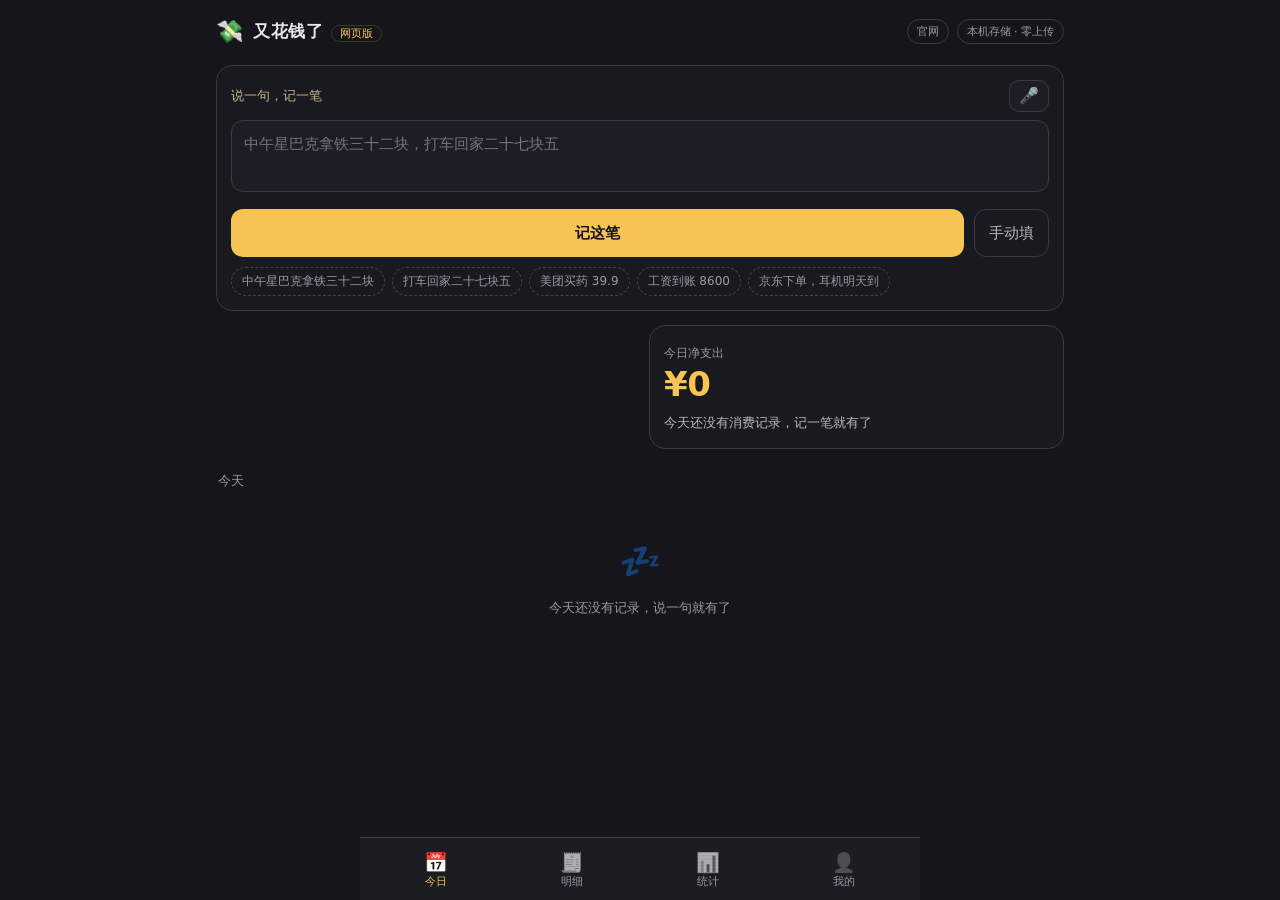
<file: index.html>
<!DOCTYPE html>
<html lang="zh-CN">
<head>
<meta charset="utf-8">
<meta name="viewport" content="width=device-width, initial-scale=1, viewport-fit=cover">
<meta name="theme-color" content="#15151b">
<meta name="description" content="又花钱了 · 网页版：说一句，记一笔。账本只存在你自己的浏览器里，服务器上没有你的数据。">
<title>又花钱了 · 网页版</title>
<link rel="icon" href="data:image/svg+xml,<svg xmlns='http://www.w3.org/2000/svg' viewBox='0 0 100 100'><text y='.9em' font-size='90'>💸</text></svg>">
<link rel="stylesheet" href="style.css">
</head>
<body>
<div class="shell">

  <header class="topbar">
    <div class="brand">
      <span class="mark">💸</span>
      <span><b>又花钱了</b><i>网页版</i></span>
    </div>
    <div class="topright">
      <a class="localchip" href="home.html" title="又花钱了官方网站：功能对照、隐私口径与常见问题">官网</a>
      <div class="localchip" title="账本只存在这台设备的浏览器里，不上传">本机存储 · 零上传</div>
    </div>
  </header>

  <main>
    <!-- 今日 -->
    <section class="view" id="view-today">
      <div class="quick">
        <div class="quickhead">
          <span>说一句，记一笔</span>
          <button id="mic" class="mic" type="button" aria-label="语音输入">🎤</button>
        </div>
        <textarea id="say" rows="2" placeholder="中午星巴克拿铁三十二块，打车回家二十七块五" autocomplete="off"></textarea>
        <div class="quickact">
          <button id="parse" class="primary" type="button">记这笔</button>
          <button id="manual" class="ghost" type="button">手动填</button>
        </div>
        <div class="hints" id="hints"></div>
        <p class="micnote" id="micnote" hidden>语音用的是浏览器自带的识别服务：按下后这句话会被送到浏览器厂商做语音转文字，转换结果回到本页再解析。账本数据始终不出本机。不想用可以只打字。</p>
      </div>

      <div id="pending" class="pending"></div>

      <div class="card todaycard">
        <div class="todaytop">
          <div>
            <small>今日净支出</small>
            <div class="big" id="today-total">¥0</div>
          </div>
          <div class="todayright">
            <div class="streak" id="streak" hidden>🔥 0 天连胜</div>
            <div class="lamp" id="lamp" hidden></div>
          </div>
        </div>
        <p class="line" id="today-max"></p>
        <p class="line gold" id="budget-line" hidden></p>
        <p class="line amber" id="budget-per" hidden></p>
      </div>

      <div class="sechead">今天</div>
      <ul class="txlist" id="today-list"></ul>
      <div class="empty" id="today-empty" hidden><span>💤</span><p>今天还没有记录，说一句就有了</p></div>

      <div class="card nudge" id="backup-nudge" hidden>
        <p class="line amber" id="backup-nudge-text"></p>
        <div class="btnrow">
          <button id="bk-json" class="ghost" type="button">导出 JSON</button>
          <button id="bk-copy" class="ghost" type="button">复制备份内容</button>
        </div>
        <textarea id="bk-plain" rows="5" hidden readonly></textarea>
      </div>
    </section>

    <!-- 明细 -->
    <section class="view" id="view-list" hidden>
      <div class="filters">
        <div class="segs" id="range-segs">
          <button data-range="week" type="button">近 7 天</button>
          <button data-range="month" type="button" class="on">本月</button>
          <button data-range="all" type="button">全部</button>
        </div>
        <input id="search" type="search" placeholder="搜商户 / 分类 / 原话">
        <!-- 一级/二级多选（v16-S48 与 App 的明细页同一条筛子）：空＝全部，同组内是「或」，
             跨组是「且」；「未细分」不是可点的筛子，所以二级里不出现空串那一格。 -->
        <div class="multisel" id="cat-chips" role="group" aria-label="分类多选"></div>
        <div class="multisel" id="sub-chips" role="group" aria-label="二级多选"></div>
        <div class="btnrow tight">
          <button id="sub-all" class="ghost" type="button">全选</button>
          <button id="sub-invert" class="ghost" type="button">反选</button>
          <button id="sub-clear" class="ghost" type="button">清空二级</button>
          <button id="f-clear" class="ghost" type="button">清除全部筛选</button>
        </div>
        <div class="fchips" id="filter-chips"></div>
      </div>
      <div class="sumline" id="list-sum"></div>
      <div id="groups"></div>
      <div class="empty" id="list-empty" hidden><span>🧾</span><p>这个范围内还没有账目</p></div>
    </section>

    <!-- 统计 -->
    <section class="view" id="view-stats" hidden>
      <div class="filters">
        <div class="segs" id="p-segs">
          <button data-p="week" type="button">周</button>
          <button data-p="month" type="button" class="on">月</button>
          <button data-p="year" type="button">年</button>
        </div>
        <div class="segs" id="s-segs">
          <button data-s="net" type="button" class="on">净支出</button>
          <button data-s="expense" type="button">支出</button>
          <button data-s="income" type="button">收入</button>
        </div>
      </div>
      <div class="card">
        <div class="statgrid">
          <div><small>本期</small><div class="mid" id="st-cur">¥0</div></div>
          <div><small>上期</small><div class="mid dim" id="st-prev">¥0</div></div>
          <div><small>环比</small><div class="mid" id="st-pop">—</div></div>
          <div><small>日均</small><div class="mid" id="st-avg">¥0</div></div>
        </div>
        <div class="bars" id="st-series"></div>
      </div>
      <div class="card">
        <div class="sechead">钱都去哪了</div>
        <div id="st-cats" class="catrows"></div>
        <p class="line dim">点一行看它下面拆开的二级；这一排每一格都留着（含负的），所以加起来等于上面那一格。</p>
      </div>
      <div class="card" id="st-sub-card" hidden>
        <div class="sechead" id="st-sub-head">按二级拆开</div>
        <div id="st-subs" class="catrows"></div>
      </div>
      <div class="card" id="st-budget-card" hidden>
        <div class="sechead">分类预算（本月）</div>
        <ul id="st-budgets" class="rows"></ul>
        <p class="line dim">档位判据与 App 同一处：达 80% 黄、达 100% 红；净额含退款抵扣。</p>
      </div>
      <div class="card">
        <div class="sechead">花得最多的店</div>
        <ul id="st-merchants" class="rows"></ul>
      </div>
      <div class="card">
        <div class="sechead">本月哪天花的</div>
        <div id="st-heat" class="heat"></div>
        <p class="line dim">颜色越暖 = 那天花得越多</p>
      </div>
    </section>

    <!-- 我的 -->
    <section class="view" id="view-me" hidden>
      <div class="card">
        <div class="sechead">预算与收入</div>
        <label class="field"><span>本月总预算（元）</span><input id="inp-budget" type="number" min="0" step="1" placeholder="不设"></label>
        <label class="field"><span>月收入（元，用于储蓄率）</span><input id="inp-income" type="number" min="0" step="1" placeholder="不设"></label>
        <p class="line dim">预算只影响本页的红绿灯，不会提醒任何人——网页版没有通知，也没有服务器。</p>
      </div>

      <div class="card">
        <div class="sechead">分类预算（信封）</div>
        <p class="line dim">给某一层设一个月度线：到 80% 变黄、到 100% 变红。设 0 就是撤掉这条线（不是「拦在 0 元」）。</p>
        <div id="cat-budgets"></div>
      </div>

      <div class="card">
        <div class="sechead">分类</div>
        <p class="line dim">内置的可停用、不可删（历史流水还要显示）；自己建的能删。名字最多 6 个字、最多建 20 个。</p>
        <div id="cat-manage"></div>
        <div class="btnrow">
          <input id="new-cat-name" type="text" maxlength="8" placeholder="新分类名字" aria-label="新分类名字">
          <select id="new-cat-kind" aria-label="挂在哪个方向">
            <option value="expense">支出</option>
            <option value="income">收入</option>
            <option value="refund">退款</option>
          </select>
          <button id="new-cat-add" class="ghost" type="button">添加</button>
        </div>
        <p class="line dim" id="new-cat-words-hint">关键词（可选，「，」分隔）：进了词表后，说话或打字带这个词就归到这一类。</p>
        <input id="new-cat-words" type="text" placeholder="例：猫粮，主食罐" aria-label="新分类关键词">
        <p class="line" id="cat-msg" hidden></p>
      </div>

      <div class="card">
        <div class="sechead">账本在手机上 / 想换设备</div>
        <p class="line dim">网页版与 App 之间<b>不做云同步</b>（这是产品边界：账本永远只在你自己手里）。要搬数据就用下面的导出／导入，格式两边通用。</p>
        <div class="btnrow">
          <button id="exp-json" class="ghost" type="button">导出 JSON</button>
          <button id="exp-csv" class="ghost" type="button">导出 CSV</button>
          <button id="imp-btn" class="ghost" type="button">导入 JSON</button>
        </div>
        <p class="line dim" id="last-backup"></p>
        <textarea id="imp-box" rows="4" placeholder="把 App「设置 → 导出 → JSON」的内容粘贴到这里，再点上面的导入" hidden></textarea>
        <div class="btnrow" id="imp-row" hidden>
          <button id="imp-go" class="primary" type="button">确认导入</button>
          <button id="imp-cancel" class="ghost" type="button">取消</button>
        </div>
        <p class="line" id="imp-msg" hidden></p>
      </div>

      <div class="card">
        <div class="sechead">这份代码在做什么</div>
        <ul class="plain">
          <li>解析、分类、统计、预算判定全部在你浏览器里跑，规则与 App 的 <code>core/</code> 同一套（同一份黄金集回归）。</li>
          <li>没有账号、没有后端接口、没有埋点、不发任何请求。打开这一次后，断网也能记。</li>
          <li>唯一的对外发送可能是语音转文字，且需要你点麦克风才会发生，可以在下面关掉。</li>
        </ul>
        <label class="field switch"><span>允许网页版使用浏览器语音识别</span><input id="inp-voice" type="checkbox"></label>
      </div>

      <div class="card">
        <div class="sechead">危险区</div>
        <button id="wipe" class="danger" type="button">清空本机账本</button>
        <p class="line dim">清空只影响这台设备的这个浏览器，且需要二次确认。</p>
      </div>

      <p class="ver" id="ver"></p>
    </section>
  </main>

  <nav class="tabbar">
    <button data-view="today" class="on" type="button"><span>📅</span>今日</button>
    <button data-view="list" type="button"><span>🧾</span>明细</button>
    <button data-view="stats" type="button"><span>📊</span>统计</button>
    <button data-view="me" type="button"><span>👤</span>我的</button>
  </nav>

  <div class="toast" id="toast" hidden></div>
  <div class="sheet" id="sheet" hidden>
    <div class="sheetbox">
      <h3 id="sheet-title">手动记一笔</h3>
      <div class="sheetbody" id="sheet-body"></div>
      <div class="btnrow">
        <button id="sheet-ok" class="primary" type="button">好</button>
        <button id="sheet-cancel" class="ghost" type="button">取消</button>
      </div>
    </div>
  </div>
</div>

<script type="module" src="js/app.js"></script>
</body>
</html>
</file>
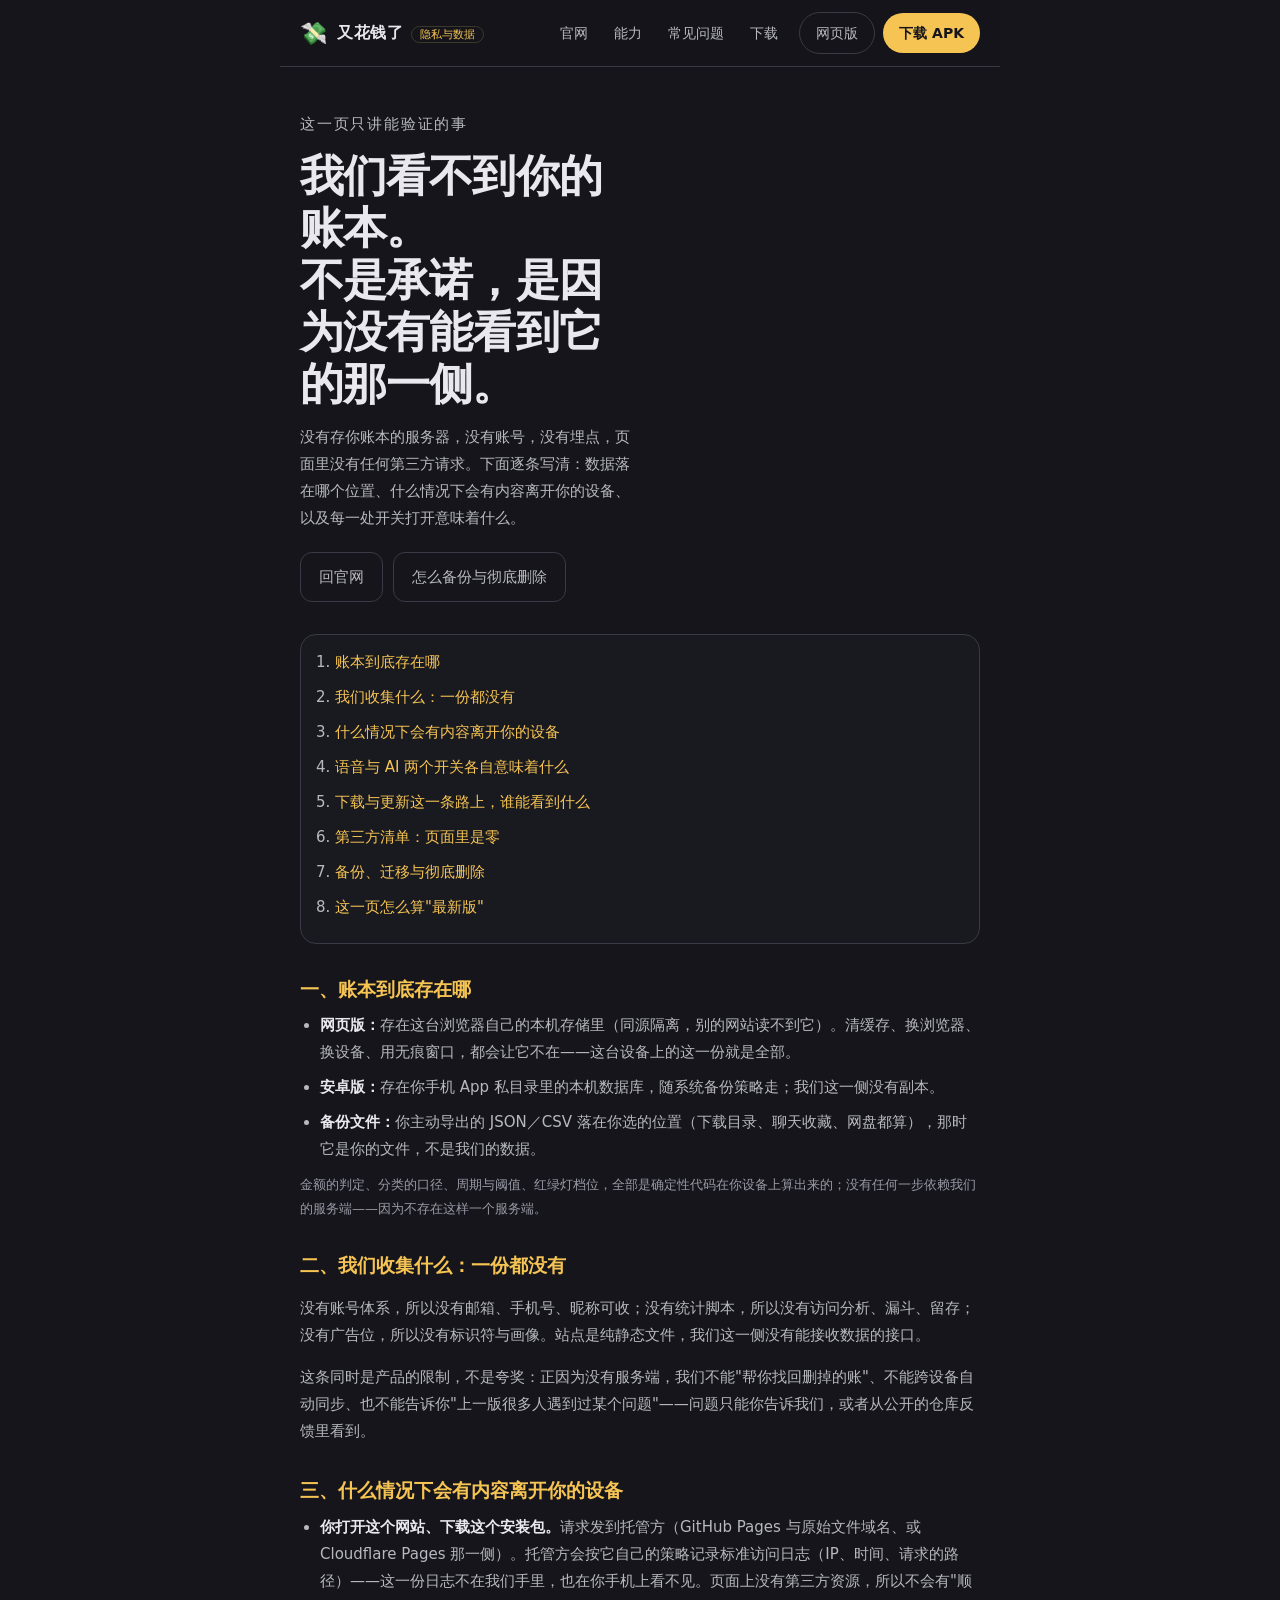
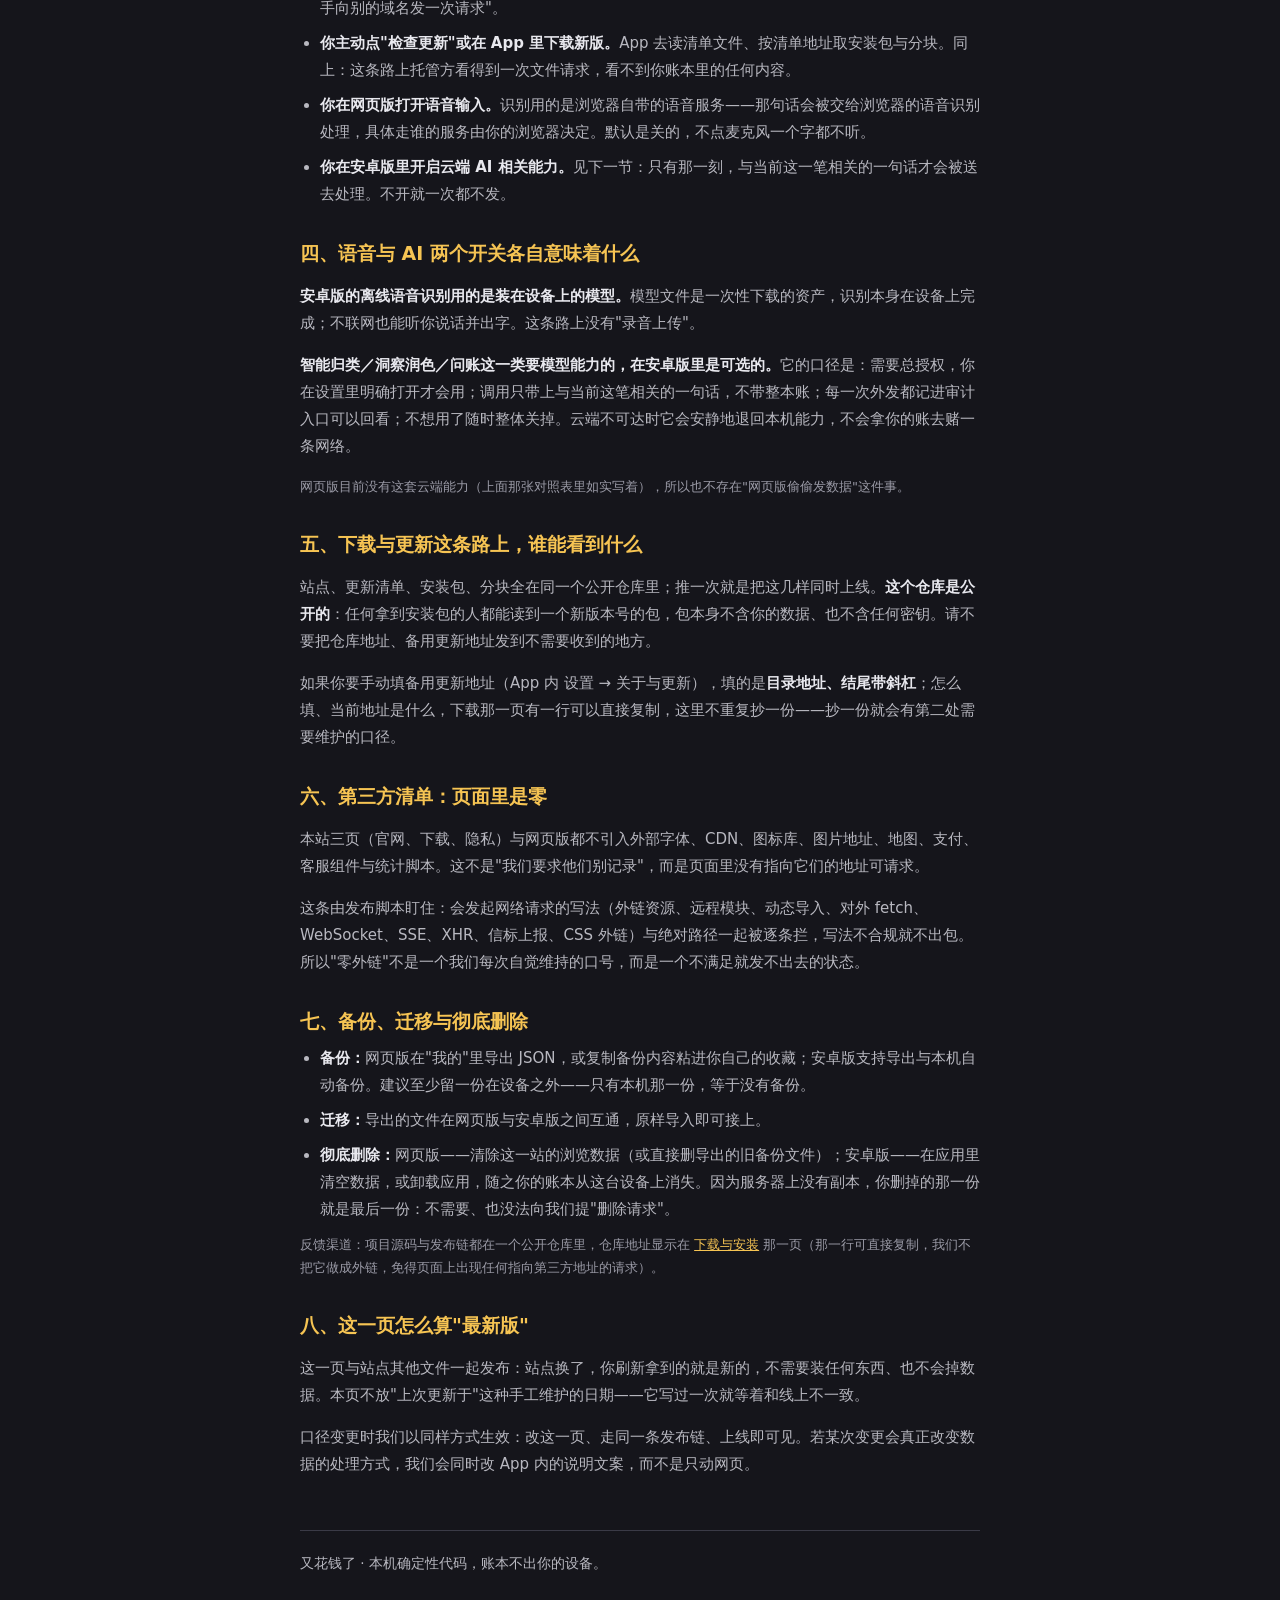
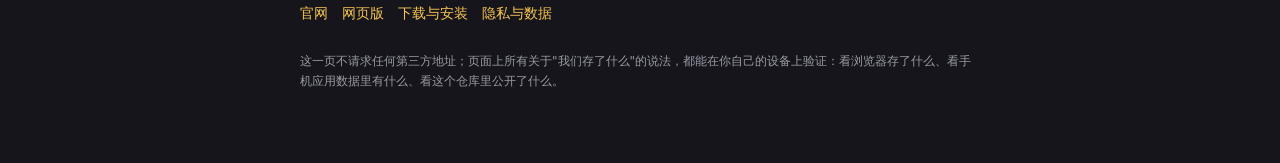
<file: privacy.html>
<!DOCTYPE html>
<html lang="zh-CN">
<head>
<meta charset="utf-8">
<meta name="viewport" content="width=device-width, initial-scale=1, viewport-fit=cover">
<meta name="theme-color" content="#15151b">
<meta name="description" content="又花钱了 · 隐私与数据：账本存在哪、什么会离开你的设备、语音与 AI 开关各意味着什么、为什么没有账号与云同步、怎么备份与彻底删除。">
<title>又花钱了 · 隐私与数据</title>
<link rel="icon" href="data:image/svg+xml,<svg xmlns='http://www.w3.org/2000/svg' viewBox='0 0 100 100'><text y='.9em' font-size='90'>💸</text></svg>">
<link rel="stylesheet" href="style.css">
</head>
<body class="pv">
<div class="site-narrow">

  <nav class="site-nav">
    <div class="brand">
      <span class="mark">💸</span>
      <span><b>又花钱了</b><i>隐私与数据</i></span>
    </div>
    <div class="site-links">
      <a href="home.html">官网</a>
      <a href="home.html#cap">能力</a>
      <a href="home.html#faq">常见问题</a>
      <a href="download.html">下载</a>
    </div>
    <div class="site-cta">
      <a class="site-pill ghostv" href="index.html">网页版</a>
      <a class="site-pill" href="download.html">下载 APK</a>
      <details class="site-menu">
        <summary>目录</summary>
        <div class="site-drop">
          <a href="#where">账本存在哪</a>
          <a href="#out">什么会离开设备</a>
          <a href="#voice">语音与 AI 开关</a>
          <a href="#host">托管与日志</a>
          <a href="#keep">备份与彻底删除</a>
          <a href="home.html">官网首页</a>
          <a href="download.html">下载与安装</a>
          <a href="index.html">网页版</a>
        </div>
      </details>
    </div>
  </nav>

  <header class="site-hero">
    <div>
      <p class="site-eyebrow">这一页只讲能验证的事</p>
      <h1>我们看不到你的账本。<br>不是承诺，是因为没有能看到它的那一侧。</h1>
      <p class="site-lede">没有存你账本的服务器，没有账号，没有埋点，页面里没有任何第三方请求。下面逐条写清：数据落在哪个位置、什么情况下会有内容离开你的设备、以及每一处开关打开意味着什么。</p>
      <div class="site-btnrow">
        <a class="site-btn ghost" href="home.html">回官网</a>
        <a class="site-btn ghost" href="#keep">怎么备份与彻底删除</a>
      </div>
    </div>
  </header>

  <main>
    <div class="pv-toc">
      <ol>
        <li><a href="#where">账本到底存在哪</a></li>
        <li><a href="#none">我们收集什么：一份都没有</a></li>
        <li><a href="#out">什么情况下会有内容离开你的设备</a></li>
        <li><a href="#voice">语音与 AI 两个开关各自意味着什么</a></li>
        <li><a href="#host">下载与更新这一条路上，谁能看到什么</a></li>
        <li><a href="#third">第三方清单：页面里是零</a></li>
        <li><a href="#keep">备份、迁移与彻底删除</a></li>
        <li><a href="#change">这一页怎么算"最新版"</a></li>
      </ol>
    </div>

    <section class="pv-sec" id="where">
      <h2>一、账本到底存在哪</h2>
      <ul>
        <li><b>网页版：</b>存在这台浏览器自己的本机存储里（同源隔离，别的网站读不到它）。清缓存、换浏览器、换设备、用无痕窗口，都会让它不在——这台设备上的这一份就是全部。</li>
        <li><b>安卓版：</b>存在你手机 App 私目录里的本机数据库，随系统备份策略走；我们这一侧没有副本。</li>
        <li><b>备份文件：</b>你主动导出的 JSON／CSV 落在你选的位置（下载目录、聊天收藏、网盘都算），那时它是你的文件，不是我们的数据。</li>
      </ul>
      <p class="pv-note">金额的判定、分类的口径、周期与阈值、红绿灯档位，全部是确定性代码在你设备上算出来的；没有任何一步依赖我们的服务端——因为不存在这样一个服务端。</p>
    </section>

    <section class="pv-sec" id="none">
      <h2>二、我们收集什么：一份都没有</h2>
      <p>没有账号体系，所以没有邮箱、手机号、昵称可收；没有统计脚本，所以没有访问分析、漏斗、留存；没有广告位，所以没有标识符与画像。站点是纯静态文件，我们这一侧没有能接收数据的接口。</p>
      <p>这条同时是产品的限制，不是夸奖：正因为没有服务端，我们不能"帮你找回删掉的账"、不能跨设备自动同步、也不能告诉你"上一版很多人遇到过某个问题"——问题只能你告诉我们，或者从公开的仓库反馈里看到。</p>
    </section>

    <section class="pv-sec" id="out">
      <h2>三、什么情况下会有内容离开你的设备</h2>
      <ul>
        <li><b>你打开这个网站、下载这个安装包。</b>请求发到托管方（GitHub Pages 与原始文件域名、或 Cloudflare Pages 那一侧）。托管方会按它自己的策略记录标准访问日志（IP、时间、请求的路径）——这一份日志不在我们手里，也在你手机上看不见。页面上没有第三方资源，所以不会有"顺手向别的域名发一次请求"。</li>
        <li><b>你主动点"检查更新"或在 App 里下载新版。</b>App 去读清单文件、按清单地址取安装包与分块。同上：这条路上托管方看得到一次文件请求，看不到你账本里的任何内容。</li>
        <li><b>你在网页版打开语音输入。</b>识别用的是浏览器自带的语音服务——那句话会被交给浏览器的语音识别处理，具体走谁的服务由你的浏览器决定。默认是关的，不点麦克风一个字都不听。</li>
        <li><b>你在安卓版里开启云端 AI 相关能力。</b>见下一节：只有那一刻，与当前这一笔相关的一句话才会被送去处理。不开就一次都不发。</li>
      </ul>
    </section>

    <section class="pv-sec" id="voice">
      <h2>四、语音与 AI 两个开关各自意味着什么</h2>
      <p><b>安卓版的离线语音识别用的是装在设备上的模型。</b>模型文件是一次性下载的资产，识别本身在设备上完成；不联网也能听你说话并出字。这条路上没有"录音上传"。</p>
      <p><b>智能归类／洞察润色／问账这一类要模型能力的，在安卓版里是可选的。</b>它的口径是：需要总授权，你在设置里明确打开才会用；调用只带上与当前这笔相关的一句话，不带整本账；每一次外发都记进审计入口可以回看；不想用了随时整体关掉。云端不可达时它会安静地退回本机能力，不会拿你的账去赌一条网络。</p>
      <p class="pv-note">网页版目前没有这套云端能力（上面那张对照表里如实写着），所以也不存在"网页版偷偷发数据"这件事。</p>
    </section>

    <section class="pv-sec" id="host">
      <h2>五、下载与更新这条路上，谁能看到什么</h2>
      <p>站点、更新清单、安装包、分块全在同一个公开仓库里；推一次就是把这几样同时上线。<b>这个仓库是公开的</b>：任何拿到安装包的人都能读到一个新版本号的包，包本身不含你的数据、也不含任何密钥。请不要把仓库地址、备用更新地址发到不需要收到的地方。</p>
      <p>如果你要手动填备用更新地址（App 内 设置 → 关于与更新），填的是<b>目录地址、结尾带斜杠</b>；怎么填、当前地址是什么，下载那一页有一行可以直接复制，这里不重复抄一份——抄一份就会有第二处需要维护的口径。</p>
    </section>

    <section class="pv-sec" id="third">
      <h2>六、第三方清单：页面里是零</h2>
      <p>本站三页（官网、下载、隐私）与网页版都不引入外部字体、CDN、图标库、图片地址、地图、支付、客服组件与统计脚本。这不是"我们要求他们别记录"，而是页面里没有指向它们的地址可请求。</p>
      <p>这条由发布脚本盯住：会发起网络请求的写法（外链资源、远程模块、动态导入、对外 fetch、WebSocket、SSE、XHR、信标上报、CSS 外链）与绝对路径一起被逐条拦，写法不合规就不出包。所以"零外链"不是一个我们每次自觉维持的口号，而是一个不满足就发不出去的状态。</p>
    </section>

    <section class="pv-sec" id="keep">
      <h2>七、备份、迁移与彻底删除</h2>
      <ul>
        <li><b>备份：</b>网页版在"我的"里导出 JSON，或复制备份内容粘进你自己的收藏；安卓版支持导出与本机自动备份。建议至少留一份在设备之外——只有本机那一份，等于没有备份。</li>
        <li><b>迁移：</b>导出的文件在网页版与安卓版之间互通，原样导入即可接上。</li>
        <li><b>彻底删除：</b>网页版——清除这一站的浏览数据（或直接删导出的旧备份文件）；安卓版——在应用里清空数据，或卸载应用，随之你的账本从这台设备上消失。因为服务器上没有副本，你删掉的那一份就是最后一份：不需要、也没法向我们提"删除请求"。</li>
      </ul>
      <p class="pv-note">反馈渠道：项目源码与发布链都在一个公开仓库里，仓库地址显示在 <a href="download.html" style="color:var(--gold)">下载与安装</a> 那一页（那一行可直接复制，我们不把它做成外链，免得页面上出现任何指向第三方地址的请求）。</p>
    </section>

    <section class="pv-sec" id="change">
      <h2>八、这一页怎么算"最新版"</h2>
      <p>这一页与站点其他文件一起发布：站点换了，你刷新拿到的就是新的，不需要装任何东西、也不会掉数据。本页不放"上次更新于"这种手工维护的日期——它写过一次就等着和线上不一致。</p>
      <p>口径变更时我们以同样方式生效：改这一页、走同一条发布链、上线即可见。若某次变更会真正改变数据的处理方式，我们会同时改 App 内的说明文案，而不是只动网页。</p>
    </section>
  </main>

  <footer class="site-foot">
    <p class="fcopy">又花钱了 · 本机确定性代码，账本不出你的设备。</p>
    <p class="flinks"><a href="home.html">官网</a><a href="index.html">网页版</a><a href="download.html">下载与安装</a><a href="privacy.html">隐私与数据</a></p>
    <p class="fsub">这一页不请求任何第三方地址；页面上所有关于"我们存了什么"的说法，都能在你自己的设备上验证：看浏览器存了什么、看手机应用数据里有什么、看这个仓库里公开了什么。</p>
  </footer>

</div>
<noscript><style>.pv-toc{display:block}</style></noscript>
</body>
</html>
</file>
<file: style.css>
/* 又花钱了 · 网页版：深色底 + 暖金，与 App 的 brand.dart 同一套色值 */
:root {
  --bg: #15151b;
  --card: #191920;
  --card2: #1d1d25;
  --line: #3a3a46;
  --gold: #f6c453;
  --gold-dim: #c8b98a;
  --text: #e8e8ee;
  --sub: #b8b8c0;
  --dim: #9a9aa6;
  --green: #77c9a4;
  --amber: #e0a93f;
  --red: #e07a6a;
  --red-bg: #5b2330;
  --radius: 16px;
}

* { box-sizing: border-box; }

/* 组件里有 display:flex/grid 的元素，靠 hidden 属性隐藏会被自身 display 盖掉——统一兜底 */
[hidden] { display: none !important; }

html, body {
  margin: 0;
  background: var(--bg);
  color: var(--text);
  font: 15px/1.6 -apple-system, "PingFang SC", "Microsoft YaHei", "Noto Sans SC", system-ui, sans-serif;
  -webkit-text-size-adjust: 100%;
}

body { padding-bottom: env(safe-area-inset-bottom); }

.shell { max-width: 560px; margin: 0 auto; padding: 0 16px 96px; }

/* 顶栏 */
.topbar {
  position: sticky; top: 0; z-index: 5;
  display: flex; align-items: center; justify-content: space-between;
  padding: 14px 0 12px;
  background: linear-gradient(var(--bg) 70%, rgba(21, 21, 27, 0));
}
.brand { display: flex; align-items: center; gap: 10px; }
.brand .mark { font-size: 22px; }
.brand b { font-size: 17px; letter-spacing: .5px; }
.brand i { font-style: normal; margin-left: 8px; font-size: 11px; color: var(--gold); border: 1px solid #3a3a2a; border-radius: 999px; padding: 1px 8px; }
.localchip { font-size: 11px; color: var(--dim); border: 1px solid var(--line); border-radius: 999px; padding: 3px 9px; }
.topright { display: flex; align-items: center; gap: 8px; }
a.localchip { text-decoration: none; }
a.localchip:hover { color: var(--gold); border-color: #5a5a3a; }

/* 快记 */
.quick { background: var(--card); border: 1px solid var(--line); border-radius: var(--radius); padding: 14px; margin-top: 4px; }
.quickhead { display: flex; align-items: center; justify-content: space-between; font-size: 13px; color: var(--gold-dim); margin-bottom: 8px; }
textarea, input, select {
  width: 100%; background: var(--card2); color: var(--text);
  border: 1px solid var(--line); border-radius: 12px;
  padding: 11px 12px; font: inherit; resize: none;
}
textarea:focus, input:focus, select:focus { outline: none; border-color: #5a5a3a; }
#say { min-height: 52px; }
.quickact { display: flex; gap: 10px; margin-top: 10px; }
.quickact .primary { flex: 1; }
.mic {
  width: 40px; height: 32px; border-radius: 10px; border: 1px solid var(--line);
  background: var(--card2); color: var(--gold); font-size: 16px; cursor: pointer;
}
.mic.live { background: var(--gold); color: #15151b; border-color: var(--gold); animation: pulse 1.1s infinite; }
.mic[disabled] { opacity: .38; cursor: not-allowed; }
@keyframes pulse { 50% { box-shadow: 0 0 0 6px rgba(246, 196, 83, .16); } }
.hints { display: flex; flex-wrap: wrap; gap: 7px; margin-top: 10px; }
.hints button {
  background: transparent; border: 1px dashed #45454f; color: var(--dim);
  font-size: 12px; border-radius: 999px; padding: 4px 10px; cursor: pointer;
}
.hints button:hover { color: var(--gold); border-color: var(--gold); }
.micnote { font-size: 11.5px; color: var(--dim); margin: 10px 0 0; }

/* 按钮 */
button { font: inherit; }
.primary {
  background: var(--gold); color: #15151b; border: none; border-radius: 12px;
  padding: 11px 16px; font-weight: 700; cursor: pointer;
}
.primary:disabled { opacity: .45; cursor: default; }
.ghost {
  background: transparent; color: var(--sub); border: 1px solid var(--line);
  border-radius: 12px; padding: 11px 14px; cursor: pointer;
}
.ghost:hover { color: var(--gold); border-color: #5a5a3a; }
.danger { background: var(--red-bg); color: #ffdce0; border: none; border-radius: 12px; padding: 10px 14px; cursor: pointer; }
.btnrow { display: flex; gap: 10px; flex-wrap: wrap; margin-top: 10px; }

/* 卡片 */
.card {
  background: var(--card); border: 1px solid var(--line); border-radius: var(--radius);
  padding: 14px; margin-top: 14px;
}
.card .sechead { margin: 0 0 10px; font-size: 13px; color: var(--gold-dim); padding: 0; }
.sechead { font-size: 13px; color: var(--dim); margin: 22px 2px 8px; }
.todaytop { display: flex; justify-content: space-between; align-items: flex-start; gap: 12px; }
.todaytop small, .card small, .statgrid small { color: var(--dim); font-size: 12px; }
.big { font-size: 34px; font-weight: 800; letter-spacing: -.5px; color: var(--gold); line-height: 1.2; }
.mid { font-size: 19px; font-weight: 700; }
.todayright { display: flex; flex-direction: column; align-items: flex-end; gap: 6px; }
.streak { font-size: 12px; color: var(--gold); background: #3a2f1a; border-radius: 999px; padding: 3px 10px; }
.lamp { font-size: 12px; border-radius: 999px; padding: 3px 10px; border: 1px solid var(--line); color: var(--sub); }
.lamp.ok { color: var(--green); border-color: #2e5245; }
.lamp.warn { color: var(--amber); border-color: #5a4620; }
.lamp.over { color: #ffdce0; background: var(--red-bg); border-color: transparent; }
.line { margin: 8px 0 0; font-size: 13px; color: var(--sub); }
.line.gold { color: var(--gold-dim); }
.line.amber { color: var(--amber); }
.line.dim { color: var(--dim); font-size: 12px; }
.dim { color: var(--dim); }

/* 确认卡 */
.pending { margin-top: 12px; }
.pcard {
  background: var(--card2); border: 1px solid #5a5a3a; border-radius: var(--radius);
  padding: 12px; margin-bottom: 10px;
}
.pcard .raw { font-size: 12px; color: var(--dim); margin: 0 0 8px; word-break: break-all; }
.pgrid { display: grid; grid-template-columns: 1fr 1fr; gap: 8px; }
.pgrid label { display: flex; flex-direction: column; gap: 4px; font-size: 11px; color: var(--dim); }
.pgrid input, .pgrid select { padding: 8px; font-size: 14px; }
.warn-miss { color: var(--amber); font-size: 11px; margin-top: 6px; }
/* 附属物品那一句（docs/30 FR-4）：与 App 确认卡同一条——我们替他猜的第二个名词，
   不能让他只能留着，所以这一行本身可点，点一下整串去掉（一分钱都不摊，只是不再提）。 */
.warn-miss.extras { cursor: pointer; text-decoration: underline dotted; }
.pfoot { display: flex; gap: 8px; margin-top: 10px; }
.pfoot button { flex: 1; padding: 9px; }

/* 列表 */
.txlist, .rows, .plain { list-style: none; padding: 0; margin: 0; }
.tx {
  display: flex; align-items: center; gap: 10px;
  padding: 11px 12px; background: var(--card); border: 1px solid var(--line);
  border-radius: 14px; margin-bottom: 8px;
}
.tx .emo { width: 30px; text-align: center; font-size: 17px; }
.tx .who { flex: 1; min-width: 0; }
.tx .who b { font-size: 14.5px; font-weight: 600; display: block; overflow: hidden; text-overflow: ellipsis; white-space: nowrap; }
.tx .who small { color: var(--dim); font-size: 11.5px; }
.tx .amt { font-size: 15.5px; font-weight: 700; white-space: nowrap; }
.tx .amt.in { color: var(--green); }
.tx .del { background: transparent; border: none; color: #6b6b78; font-size: 16px; cursor: pointer; padding: 4px 6px; }
.tx .del:hover { color: var(--red); }
.dayhead { font-size: 12px; color: var(--dim); margin: 16px 2px 8px; display: flex; justify-content: space-between; }
.empty { text-align: center; padding: 34px 20px; color: var(--dim); }
.empty span { display: block; font-size: 34px; opacity: .5; }
.empty p { font-size: 13px; margin: 10px 0 0; }

/* 筛选 */
.filters { display: flex; flex-wrap: wrap; gap: 10px; margin-top: 10px; }
.filters #search, .filters #cat-filter { flex: 1; min-width: 140px; padding: 9px 11px; font-size: 14px; }
.segs { display: flex; gap: 4px; background: var(--card2); border: 1px solid var(--line); border-radius: 999px; padding: 3px; }
.segs button { background: transparent; border: none; color: var(--dim); font-size: 12.5px; padding: 6px 12px; border-radius: 999px; cursor: pointer; }
.segs button.on { background: var(--gold); color: #15151b; font-weight: 700; }
.sumline { font-size: 12.5px; color: var(--gold-dim); margin: 14px 2px 8px; }

/* 统计 */
/* 备份保鲜提示：只在真该提醒时出现，所以给一条琥珀色边框把自己说清楚 */
.nudge { border: 1px solid var(--amber); }

.statgrid { display: grid; grid-template-columns: repeat(4, 1fr); gap: 8px; margin-bottom: 14px; }
.bars { display: flex; align-items: flex-end; gap: 4px; height: 84px; }
.bars i { flex: 1; background: #2f2f3a; border-radius: 4px 4px 0 0; min-height: 3px; }
.bars i.hot { background: var(--gold); }
.bars i.on { outline: 1px solid #5a5a3a; }
.catrows { display: flex; flex-direction: column; gap: 9px; }
.catrow { font-size: 13px; }
.catrow .lab { display: flex; justify-content: space-between; color: var(--sub); }
.catrow .lab b { color: var(--text); font-weight: 600; }
.catrow .track { height: 6px; background: #26262f; border-radius: 99px; margin-top: 5px; overflow: hidden; }
.catrow .fill { height: 100%; background: linear-gradient(90deg, #8a6b1f, var(--gold)); }
.rows li { display: flex; justify-content: space-between; padding: 8px 0; border-bottom: 1px dashed #2a2a33; font-size: 13.5px; }
.rows li:last-child { border-bottom: none; }
.rows li small { color: var(--dim); }
.heat { display: grid; grid-template-columns: repeat(7, 1fr); gap: 5px; }
.heat i { aspect-ratio: 1; border-radius: 5px; background: #23232b; display: flex; align-items: flex-end; justify-content: center; font-size: 9px; color: #6d6d7a; padding-bottom: 2px; }
.heat i.b1 { background: #3a3320; }
.heat i.b2 { background: #5c4b22; }
.heat i.b3 { background: #a67d28; }
.heat i.b4 { background: var(--gold); color: #15151b; }

/* 我的 */
.field { display: flex; align-items: center; gap: 12px; margin-top: 12px; font-size: 13px; color: var(--sub); }
.field > span { flex: 1; min-width: 0; white-space: nowrap; }
.field > input, .field > select { flex: none; width: 52%; }
.field.switch input { width: 44px; height: 24px; accent-color: var(--gold); flex: none; }
.plain li { font-size: 12.5px; color: var(--dim); padding: 5px 0 5px 14px; position: relative; }
.plain li::before { content: ""; position: absolute; left: 0; top: 12px; width: 5px; height: 5px; border-radius: 99px; background: #4a4a56; }
.plain code { color: var(--gold-dim); }
.ver { text-align: center; font-size: 11px; color: #5f5f6c; margin-top: 22px; }

/* 底栏 */
.tabbar {
  position: fixed; left: 50%; transform: translateX(-50%); bottom: 0; z-index: 6;
  width: 100%; max-width: 560px; display: flex;
  background: rgba(29, 29, 37, .94); backdrop-filter: blur(10px);
  border-top: 1px solid var(--line); padding: 6px 8px calc(6px + env(safe-area-inset-bottom));
}
.tabbar button {
  flex: 1; background: transparent; border: none; color: var(--dim);
  font-size: 11px; padding: 6px 0 4px; cursor: pointer; line-height: 1.35;
}
.tabbar button span { display: block; font-size: 19px; filter: grayscale(1) opacity(.65); }
.tabbar button.on { color: var(--gold); }
.tabbar button.on span { filter: none; }

/* toast / sheet */
.toast {
  position: fixed; left: 50%; transform: translateX(-50%); bottom: 84px; z-index: 20;
  background: #2e2e38; color: var(--gold); border: 1px solid #4a4a56;
  padding: 10px 16px; border-radius: 999px; font-size: 13px; max-width: 90vw;
}
.sheet { position: fixed; inset: 0; z-index: 30; background: rgba(0, 0, 0, .62); display: flex; align-items: flex-end; justify-content: center; }
.sheetbox {
  width: 100%; max-width: 560px; background: var(--card); border: 1px solid var(--line);
  border-radius: 20px 20px 0 0; padding: 18px 16px calc(18px + env(safe-area-inset-bottom));
}
.sheetbox h3 { margin: 0 0 12px; font-size: 16px; }
.sheetbody { display: flex; flex-direction: column; gap: 10px; }
.sheetbody .field { margin-top: 0; }

@media (min-width: 900px) {
  .shell { max-width: 880px; }
  #view-today, #view-list, #view-stats { display: grid; grid-template-columns: 1fr 1fr; gap: 0 18px; align-items: start; }
  #view-today .quick { grid-column: 1 / -1; }
  #view-today .sechead, #view-today #today-list, #view-today #today-empty { grid-column: 1 / -1; }
  #view-list .filters, #view-list .sumline, #view-list #groups, #view-list .empty { grid-column: 1 / -1; }
  .tabbar { max-width: 560px; }
}

/* ---------- 官方网站（home.html）：同一套令牌，不另开色表 ---------- */
/* 所有规则都锁在 body.hm 里，网页版（index.html）一行样式都不会被这些覆盖影响 */
.hm-wrap { max-width: 720px; margin: 0 auto; padding: 0 18px 72px; }
body.hm .topbar { position: static; background: none; }
body.hm a.localchip { text-decoration: none; }
.hm-hero { padding: 26px 0 6px; }
.hm-hero h1 { font-size: 30px; line-height: 1.25; letter-spacing: -.5px; margin: 0 0 12px; color: var(--text); font-weight: 800; }
.hm-lede { font-size: 15px; color: var(--sub); margin: 0 0 20px; }
.hm-cta { display: flex; flex-wrap: wrap; gap: 10px; margin: 6px 0 4px; }
.hm-btn { display: inline-block; text-decoration: none; text-align: center; font: inherit; }
.hm-btn.primary { flex: 1 1 220px; }
.hm-btn.ghost { flex: 0 0 auto; }
.hm-note { font-size: 12.5px; color: var(--dim); margin: 12px 0 0; }
.hm-block { margin-top: 34px; }
body.hm .sechead { font-size: 15px; color: var(--gold-dim); margin: 0 0 12px; letter-spacing: .3px; }
.hm-grid { display: grid; gap: 12px; }
body.hm .big { font-size: 17px; color: var(--gold); line-height: 1.35; margin: 0 0 8px; font-weight: 700; letter-spacing: 0; }
.hm-p { font-size: 14px; color: var(--sub); margin: 0 0 10px; }
.hm-p:last-child { margin-bottom: 0; }
.hm-list { margin: 0; padding-left: 20px; font-size: 14px; color: var(--sub); }
.hm-list li { margin-bottom: 10px; }
.hm-list b { color: var(--text); }
.hm-table { border: 1px solid var(--line); border-radius: var(--radius); overflow: hidden; }
.hm-tr { display: grid; grid-template-columns: 1fr 58px 130px; gap: 8px; padding: 11px 13px; font-size: 13.5px; border-top: 1px solid #24242c; align-items: baseline; }
.hm-tr:first-child { border-top: none; }
.hm-tr span:nth-child(1) { color: var(--text); }
.hm-tr span:nth-child(2), .hm-tr span:nth-child(3) { text-align: center; color: var(--green); font-size: 13px; }
.hm-th { background: var(--card2); }
.hm-th span { color: var(--gold-dim); font-size: 12px; letter-spacing: .5px; }
.hm-only span:nth-child(3) { color: var(--dim); font-size: 12px; }
.hm-faq { border: 1px solid var(--line); border-radius: 12px; padding: 12px 14px; margin-top: 10px; background: var(--card); }
.hm-faq summary { cursor: pointer; font-size: 14px; color: var(--text); list-style: none; }
.hm-faq summary::-webkit-details-marker { display: none; }
.hm-faq summary::before { content: "＋ "; color: var(--gold); }
.hm-faq[open] summary::before { content: "－ "; color: var(--gold); }
.hm-faq .hm-p { margin-top: 10px; }
.hm-steps { margin: 0; padding-left: 20px; font-size: 14px; color: var(--sub); }
.hm-steps li { margin-bottom: 8px; }
.hm-foot { margin-top: 44px; padding-top: 18px; border-top: 1px solid var(--line); font-size: 13px; color: var(--sub); }
.hm-foot a { color: var(--gold); }
.hm-footsub { font-size: 12px; color: var(--dim); }
@media (min-width: 900px) {
  .hm-wrap { max-width: 900px; }
  .hm-hero h1 { font-size: 40px; }
  .hm-grid { grid-template-columns: 1fr 1fr 1fr; }
}

/* ---------- 下载页（download.html）：同一套令牌 ---------- */
.dl-sub { font-size: 13.5px; color: var(--dim); margin: 8px 2px 0; }
a.dl-btn { display: block; width: 100%; text-align: center; text-decoration: none; font: inherit; }
a.dl-btn.ghost { cursor: default; }
.dl-dl { margin: 14px 0 0; display: grid; grid-template-columns: 64px 1fr; gap: 6px 12px; font-size: 13.5px; }
.dl-dl dt { color: var(--dim); }
.dl-dl dd { margin: 0; word-break: break-all; font-family: ui-monospace, Consolas, monospace; font-size: 13px; }
.dl-pre { margin: 10px 0; white-space: pre-wrap; word-break: break-all; background: var(--bg); border: 1px solid var(--line);
  border-radius: 10px; padding: 10px 12px; font-size: 13px; user-select: all; }
.dl-p { font-size: 14px; color: var(--sub); margin: 0 0 10px; }
.dl-p a { color: var(--gold); }
/* 更新说明是一整段累计的补丁记录（本轮实测 439 行 / 35,401 字），
   直接铺开会把这一页撑到四万像素高——所以给一个可以滚的窗口，并在标题里把长度说出来。 */
.dl-log { white-space: pre-wrap; font-size: 13.5px; color: var(--sub); margin-top: 8px;
  max-height: 340px; overflow: auto; border-top: 1px solid var(--line); padding-top: 8px; }
.dl-note { font-size: 12.5px; color: var(--dim); margin: 10px 0 0; }
.dl-foot { margin-top: 30px; padding-top: 14px; border-top: 1px solid var(--line); }
details summary { cursor: pointer; font-size: 13px; color: var(--dim); margin-top: 12px; }

/* ---------- 官方网站（v16-S50 改版）：导航 / 首屏两栏 / 下载卡 / 手机示意 / 底部常驻条 ----------
   规矩（docs/73 §六）：只复用上面 :root 那套令牌，颜色一个不加（kit 不开第二张色表）；
   所有规则锁在 body.hm / body.dl / body.pv 与 .site-* 前缀里，网页版 index.html 一行都不受影响。 */

/* 容器：桌面 1200，窄文段 720；正文列 68ch */
.site-wrap { max-width: 1200px; margin: 0 auto; padding: 0 20px 88px; }
.site-narrow { max-width: 720px; margin: 0 auto; padding: 0 20px 72px; }
.site-prose { max-width: 68ch; }

/* 吸顶导航 */
.site-nav {
  position: sticky; top: 0; z-index: 40;
  display: flex; align-items: center; gap: 10px; flex-wrap: wrap; row-gap: 8px;
  margin: 0 -20px; padding: 12px 20px;
  background: rgba(21, 21, 27, .92); backdrop-filter: blur(12px);
  border-bottom: 1px solid var(--line);
}
.site-nav .brand { flex: 1 1 auto; min-width: 0; }
.site-nav .brand b { font-size: 16px; }
.site-links { display: none; flex: 0 1 auto; gap: 4px; margin-left: 6px; }
.site-links a {
  color: var(--sub); text-decoration: none; font-size: 14px;
  padding: 8px 11px; border-radius: 999px; white-space: nowrap;
}
.site-nav .site-cta { display: flex; align-items: center; gap: 8px; margin-left: auto; }
.site-pill {
  display: inline-block; background: var(--gold); color: #15151b; text-decoration: none;
  font-size: 14px; font-weight: 700; border-radius: 999px; padding: 9px 16px; white-space: nowrap;
}
.site-pill.ghostv { background: transparent; color: var(--sub); border: 1px solid var(--line); font-weight: 500; }
/* 无 JS 也能开：抽屉用 details，不靠脚本 */
.site-menu { position: relative; }
.site-menu > summary {
  list-style: none; cursor: pointer; font-size: 14px; color: var(--sub);
  border: 1px solid var(--line); border-radius: 999px; padding: 8px 13px;
}
.site-menu > summary::-webkit-details-marker { display: none; }
.site-menu[open] > summary { color: var(--gold); border-color: #5a5a3a; }
.site-menu .site-drop {
  position: absolute; right: 0; top: calc(100% + 8px); z-index: 41;
  display: grid; gap: 2px; min-width: 168px;
  background: var(--card); border: 1px solid var(--line); border-radius: var(--radius); padding: 8px;
}
.site-menu .site-drop a { color: var(--sub); text-decoration: none; font-size: 14px; padding: 9px 10px; border-radius: 10px; }
.site-menu .site-drop a:hover { color: var(--gold); background: var(--card2); }

/* 首屏两栏 */
.site-hero { display: grid; gap: 26px; align-items: center; padding: 26px 0 8px; }
.site-eyebrow { font-size: 12.5px; color: var(--gold-dim); letter-spacing: .12em; margin: 0 0 12px; }
.site-hero h1 {
  font-size: clamp(30px, 6.4vw, 44px); line-height: 1.18; letter-spacing: -.02em;
  font-weight: 800; margin: 0 0 14px; color: var(--text);
}
.site-lede { font-size: clamp(15px, 1.4vw, 17px); line-height: 1.75; color: var(--sub); margin: 0 0 20px; max-width: 52ch; }
.site-btnrow { display: flex; flex-wrap: wrap; gap: 10px; }
a.site-btn { display: inline-block; text-decoration: none; text-align: center; font: inherit; border-radius: 12px; padding: 12px 18px; }
a.site-btn.primary { flex: 1 1 240px; background: var(--gold); color: #15151b; font-weight: 700; }
a.site-btn.ghost { flex: 0 0 auto; background: transparent; color: var(--sub); border: 1px solid var(--line); }
body.hm a.site-btn.ghost:hover, body.dl a.site-btn.ghost:hover, body.pv a.site-btn.ghost:hover { color: var(--gold); border-color: #5a5a3a; }
.site-heronote { font-size: 12.5px; color: var(--dim); margin: 14px 0 0; line-height: 1.7; }

/* 信任条 */
.site-trust { display: grid; grid-template-columns: 1fr 1fr; gap: 10px; margin-top: 30px; }
.site-trust .t {
  background: var(--card); border: 1px solid var(--line); border-radius: var(--radius);
  padding: 13px 14px;
}
.site-trust .t b { display: block; font-size: 15px; color: var(--gold); margin-bottom: 4px; font-weight: 700; }
.site-trust .t span { font-size: 12.5px; color: var(--dim); line-height: 1.6; display: block; }

/* 通用板块 */
.site-sec { margin-top: 46px; scroll-margin-top: 74px; }
body.hm .site-h2, body.dl .site-h2, body.pv .site-h2 {
  font-size: clamp(22px, 3.4vw, 32px); line-height: 1.3; letter-spacing: -.02em;
  font-weight: 800; margin: 0 0 6px; color: var(--text);
}
.site-kicker { font-size: 13px; color: var(--gold-dim); margin: 0 0 18px; }
.site-cards { display: grid; gap: 12px; }
body.hm .card.site-card { margin-top: 0; }
.site-card h3 { font-size: 18px; margin: 0 0 8px; color: var(--gold); font-weight: 700; line-height: 1.4; }
.site-card p { font-size: 14.5px; line-height: 1.75; color: var(--sub); margin: 0; }

/* 三步 */
.site-steps { display: grid; gap: 12px; counter-reset: st; }
.site-step { position: relative; background: var(--card); border: 1px solid var(--line); border-radius: var(--radius); padding: 16px 14px 15px; }
.site-step::before {
  counter-increment: st; content: counter(st);
  display: inline-flex; align-items: center; justify-content: center;
  width: 26px; height: 26px; border-radius: 999px; background: #3a2f1a; color: var(--gold);
  font-size: 13px; font-weight: 700; margin-bottom: 10px;
}
.site-step h3 { font-size: 17px; margin: 0 0 8px; color: var(--text); font-weight: 700; }
.site-step p { font-size: 14.5px; line-height: 1.75; color: var(--sub); margin: 0; }
.site-step code { color: var(--gold-dim); background: var(--card2); border-radius: 6px; padding: 1px 6px; font-size: 13px; }

/* 手机示意（不是截图，右上角如实标明） */
.site-shots { display: grid; gap: 14px; justify-items: center; }
.site-shot { width: 100%; max-width: 300px; }
.site-phone {
  position: relative; background: var(--card2); border: 1px solid var(--line);
  border-radius: 26px; padding: 14px 12px 16px; overflow: hidden;
}
.site-phone::before {
  content: ""; position: absolute; left: 50%; top: 6px; transform: translateX(-50%);
  width: 54px; height: 4px; border-radius: 999px; background: #2f2f3a;
}
.site-shot-cap { font-size: 12.5px; color: var(--dim); margin: 9px 2px 0; text-align: center; }
body.hm .site-phone .ph-head { display: flex; justify-content: space-between; align-items: baseline; font-size: 11.5px; color: var(--dim); margin: 8px 0 8px; }
body.hm .site-phone .ph-big { font-size: 24px; font-weight: 800; color: var(--gold); line-height: 1.25; }
body.hm .site-phone .ph-lamp { font-size: 11px; border-radius: 999px; padding: 2px 8px; border: 1px solid var(--line); color: var(--sub); }
body.hm .site-phone .ph-lamp.ok { color: var(--green); border-color: #2e5245; }
body.hm .site-phone .ph-lamp.warn { color: var(--amber); border-color: #5a4620; }
body.hm .site-phone .ph-lamp.over { color: #ffdce0; background: var(--red-bg); border-color: transparent; }
body.hm .site-phone .ph-row { display: flex; justify-content: space-between; gap: 8px; font-size: 12.5px; color: var(--sub); padding: 7px 0; border-top: 1px dashed #2a2a33; }
body.hm .site-phone .ph-row b { color: var(--text); font-weight: 600; }
body.hm .site-phone .ph-say { background: var(--card); border: 1px solid #5a5a3a; border-radius: 12px; padding: 9px 10px; font-size: 12.5px; color: var(--text); margin: 8px 0; }
body.hm .site-phone .ph-track { height: 6px; background: #26262f; border-radius: 99px; overflow: hidden; margin-top: 6px; }
body.hm .site-phone .ph-fill { height: 100%; background: linear-gradient(90deg, #8a6b1f, var(--gold)); }

/* 内嵌下载卡（与下载页同一口径：一个数字都不写死） */
.site-get { background: var(--card); border: 1px solid var(--line); border-radius: var(--radius); padding: 16px 14px; }
body.hm .site-get .dl-dl { grid-template-columns: 76px 1fr; }
.site-get .get-fallback { display: none; }
.site-get.no-js .get-fallback { display: block; }
.site-hash { font-family: ui-monospace, Consolas, monospace; font-size: 12.5px; color: var(--gold-dim); word-break: break-all; }
.site-more { font-size: 13px; color: var(--dim); margin: 12px 0 0; }
.site-more a { color: var(--gold); }

/* FAQ 两列 */
.site-faq { display: grid; gap: 10px; }
body.hm .hm-faq { margin-top: 0; }
body.hm .hm-faq summary { font-size: 15px; }

/* 页脚 */
.site-foot { margin-top: 52px; padding-top: 20px; border-top: 1px solid var(--line); display: grid; gap: 12px; }
.site-foot .fcopy { font-size: 13.5px; color: var(--sub); margin: 0; }
.site-foot .flinks { display: flex; flex-wrap: wrap; gap: 14px; font-size: 13.5px; }
.site-foot .flinks a { color: var(--gold); text-decoration: none; }
.site-foot .fsub { font-size: 12px; color: var(--dim); line-height: 1.7; margin: 0; }

/* 移动端底部常驻条 */
.site-dock {
  position: fixed; left: 0; right: 0; bottom: 0; z-index: 45;
  display: flex; gap: 10px; align-items: center;
  padding: 10px 14px calc(10px + env(safe-area-inset-bottom));
  background: rgba(29, 29, 37, .96); backdrop-filter: blur(10px);
  border-top: 1px solid var(--line);
  transform: translateY(110%); transition: transform .28s ease;
}
body.hm.site-dockable .site-dock { transform: none; }
.site-dock a { text-decoration: none; font-size: 14px; border-radius: 12px; padding: 11px 12px; text-align: center; }
.site-dock a.dock-main { flex: 1; background: var(--gold); color: #15151b; font-weight: 700; }
.site-dock a.dock-alt { flex: 0 0 auto; color: var(--sub); border: 1px solid var(--line); }

/* 隐私页 */
body.pv .pv-toc { background: var(--card); border: 1px solid var(--line); border-radius: var(--radius); padding: 14px; margin: 18px 0 0; }
body.pv .pv-toc ol { margin: 0; padding-left: 20px; font-size: 14px; color: var(--sub); }
body.pv .pv-toc a { color: var(--gold); text-decoration: none; }
body.pv .pv-sec { margin-top: 30px; scroll-margin-top: 74px; }
body.pv .pv-sec h2 { font-size: 19px; margin: 0 0 8px; color: var(--gold); font-weight: 700; }
body.pv p, body.pv li { font-size: 15px; line-height: 1.8; color: var(--sub); }
body.pv ul { margin: 8px 0 0; padding-left: 20px; }
body.pv li { margin-bottom: 8px; }
body.pv b { color: var(--text); }
body.pv .pv-note { font-size: 13px; color: var(--dim); margin-top: 10px; }

/* 断点：520 / 768 / 1024 / 1200 */
@media (min-width: 520px) {
  .site-shots { grid-template-columns: 1fr 1fr; }
  .site-cards.cols-2 { grid-template-columns: 1fr 1fr; }
}
@media (min-width: 768px) {
  .site-trust { grid-template-columns: repeat(4, 1fr); }
  .site-cards.cols-3 { grid-template-columns: 1fr 1fr 1fr; }
  .site-steps { grid-template-columns: 1fr 1fr 1fr; }
  .site-faq { grid-template-columns: 1fr 1fr; }
}
/* 行内导航要到 900 才铺开：768~899 这一段三页都塞不下（下载页那一行只差 6px 就会换成两行），
   而 900 以下每一页都有「目录」抽屉可用——宁可窄一点用抽屉，也不要一个随时会崩的临界值。 */
@media (min-width: 900px) {
  .site-links { display: flex; }
  .site-menu { display: none; }
}
@media (min-width: 1024px) {
  .site-hero { grid-template-columns: 1.05fr .95fr; gap: 40px; padding: 44px 0 14px; }
  .site-cards.cols-4 { grid-template-columns: repeat(4, 1fr); }
  .site-shots { grid-template-columns: 1fr 1fr 1fr; }
  .site-dock { display: none; }
}
@media (max-width: 1023px) {
  .site-wrap, .site-narrow { padding-bottom: 96px; }
}

/* 减动效：整站只有的两处（条升起、hover）一并关掉 */
@media (prefers-reduced-motion: reduce) {
  .site-dock { transition: none; }
  * { scroll-behavior: auto !important; }
}

/* ---------- 下载页新增两块（安装步骤 / 分块清单）：仍只用既有令牌 ---------- */
body.dl .site-nav { margin-bottom: 6px; }
/* 窄屏下把「 · 49.2 MB」这一截收掉：它会把吸顶栏挤成两行，而同一数字在下载卡与信任条里都在 */
.site-pill .pill-extra { white-space: nowrap; }
@media (max-width: 899px) {
  .site-pill .pill-extra { display: none; }
}
body.dl h1 { font-size: clamp(26px, 5.4vw, 34px); line-height: 1.25; letter-spacing: -.02em; margin: 14px 0 6px; font-weight: 800; }
.dl-steps { margin: 0; padding-left: 22px; font-size: 14.5px; line-height: 1.75; color: var(--sub); }
.dl-steps li { margin-bottom: 10px; }
.dl-steps li:last-child { margin-bottom: 0; }
.dl-steps b { color: var(--text); }
.dl-steps code { color: var(--gold-dim); }
.dl-rows { display: grid; gap: 6px; margin-top: 10px; }
.dl-row { display: flex; justify-content: space-between; align-items: baseline; gap: 12px;
  background: var(--card2); border: 1px solid var(--line); border-radius: 10px; padding: 9px 12px; font-size: 13px; }
.dl-row span { color: var(--text); white-space: nowrap; }
.dl-row small { color: var(--dim); font-family: ui-monospace, Consolas, monospace; font-size: 12px; word-break: break-all; text-align: right; }
@media (min-width: 768px) {
  .dl-dl { grid-template-columns: 84px 1fr; }
}
</file>
